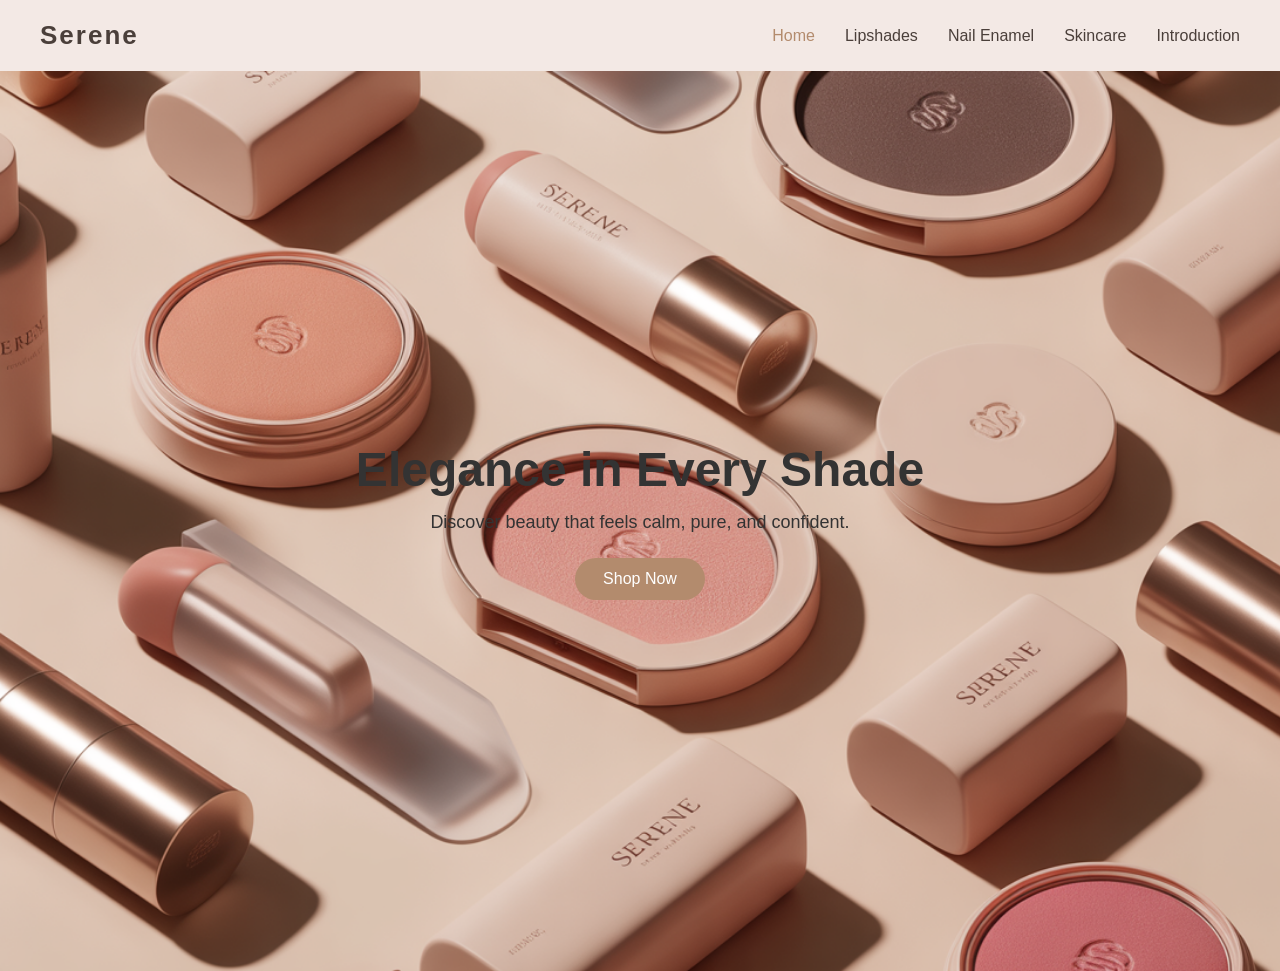
<file: index.html>
<!DOCTYPE html>
<html>
<head>
  <title>Serene | Makeup Brand</title>
  <link rel="stylesheet" href="style.css">
</head>
<body>
  <nav class="navbar">
    <div class="logo">Serene</div>
    <ul class="nav-links">
      <li><a href="index.html" class="active">Home</a></li>
      <li><a href="lipshades.html">Lipshades</a></li>
      <li><a href="nail.html">Nail Enamel</a></li>
      <li><a href="skincare.html">Skincare</a></li>
      <li><a href="intro.html">Introduction</a></li>
    </ul>
  </nav>
  <section class="hero">
    <h1>   Elegance in Every Shade </h1>
    <p>Discover beauty that feels calm, pure, and confident.</p>
    <button>Shop Now</button>
  </section>

</body>
</html>
</file>
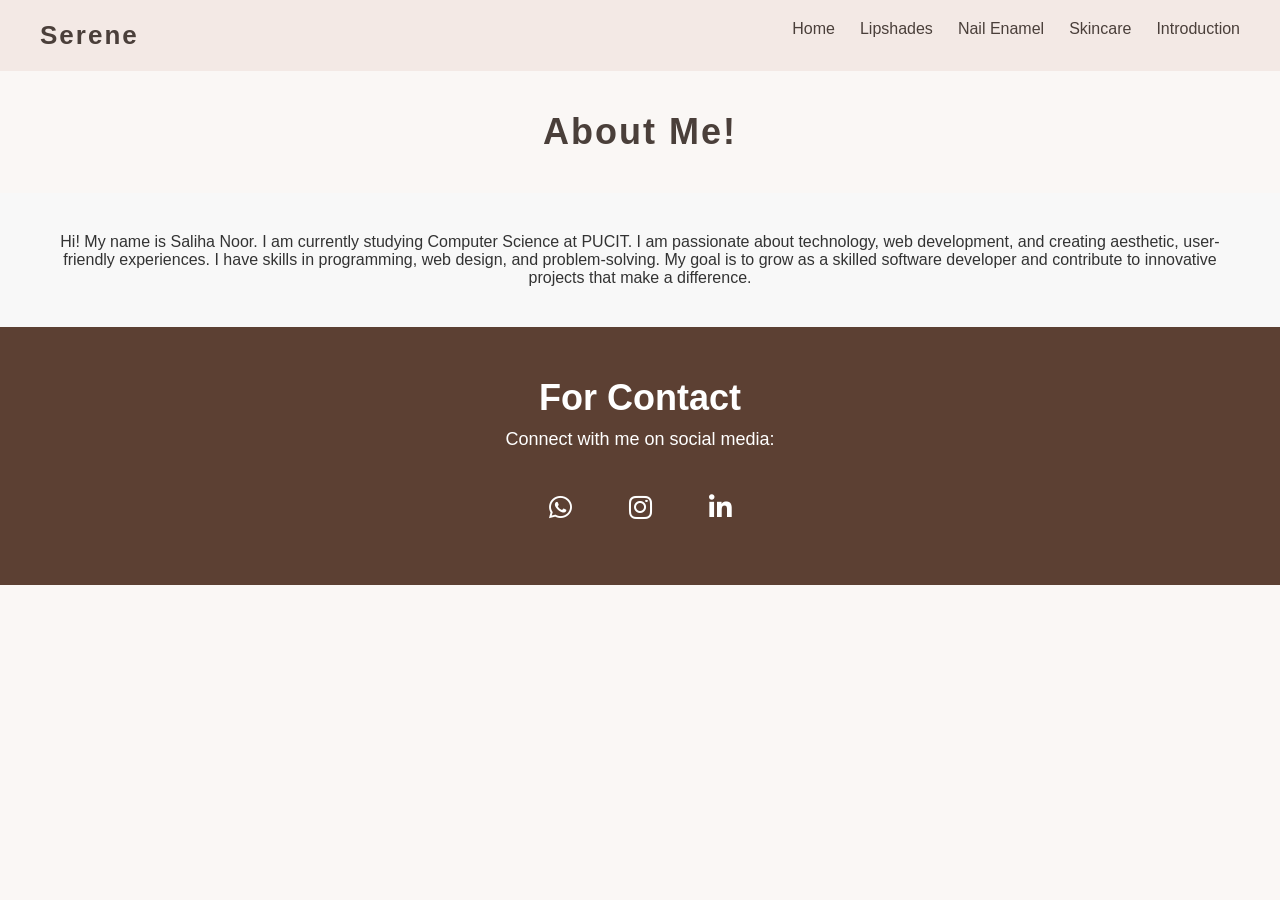
<file: intro.html>
<html>
<head>
  <title>Serene | Introduction</title>
  <link rel="stylesheet" href="intro.css">
  <link
    rel="stylesheet"
    href="https://cdnjs.cloudflare.com/ajax/libs/font-awesome/6.5.1/css/all.min.css"
  >
</head>
<body>

<nav class="navbar">
  <div class="logo">Serene</div>
  <ul class="nav-links">
    <li><a href="index.html">Home</a></li>
    <li><a href="lipshades.html">Lipshades</a></li>
    <li><a href="nail.html">Nail Enamel</a></li>
    <li><a href="skincare.html">Skincare</a></li>
    <li><a href="intro.html">Introduction</a></li>
  </ul>
</nav>
<h2 class="page-title">About Me!</h2>
<div class="card">
    <p>
    Hi! My name is Saliha Noor. I am currently studying Computer Science at PUCIT. 
    I am passionate about technology, web development, and creating aesthetic, user-friendly experiences. 
    I have skills in programming, web design, and problem-solving. 
    My goal is to grow as a skilled software developer and contribute to innovative projects that make a difference.
  </p>
</div>
<div id="contact">
  <h2>For Contact</h2>
  <p>Connect with me on social media:</p>
  <div class="social-icons">
  <a href="https://wa.me/923003412147" target="_blank">
    <i class="fab fa-whatsapp"></i>
  </a>
  <a href="https://www.instagram.com/salihanoorao" target="_blank">
    <i class="fab fa-instagram"></i>
  </a>

  <a href="https://www.linkedin.com/in/Saliha Noor" target="_blank">
    <i class="fab fa-linkedin-in"></i>
  </a>
  </div>
</div>
</file>
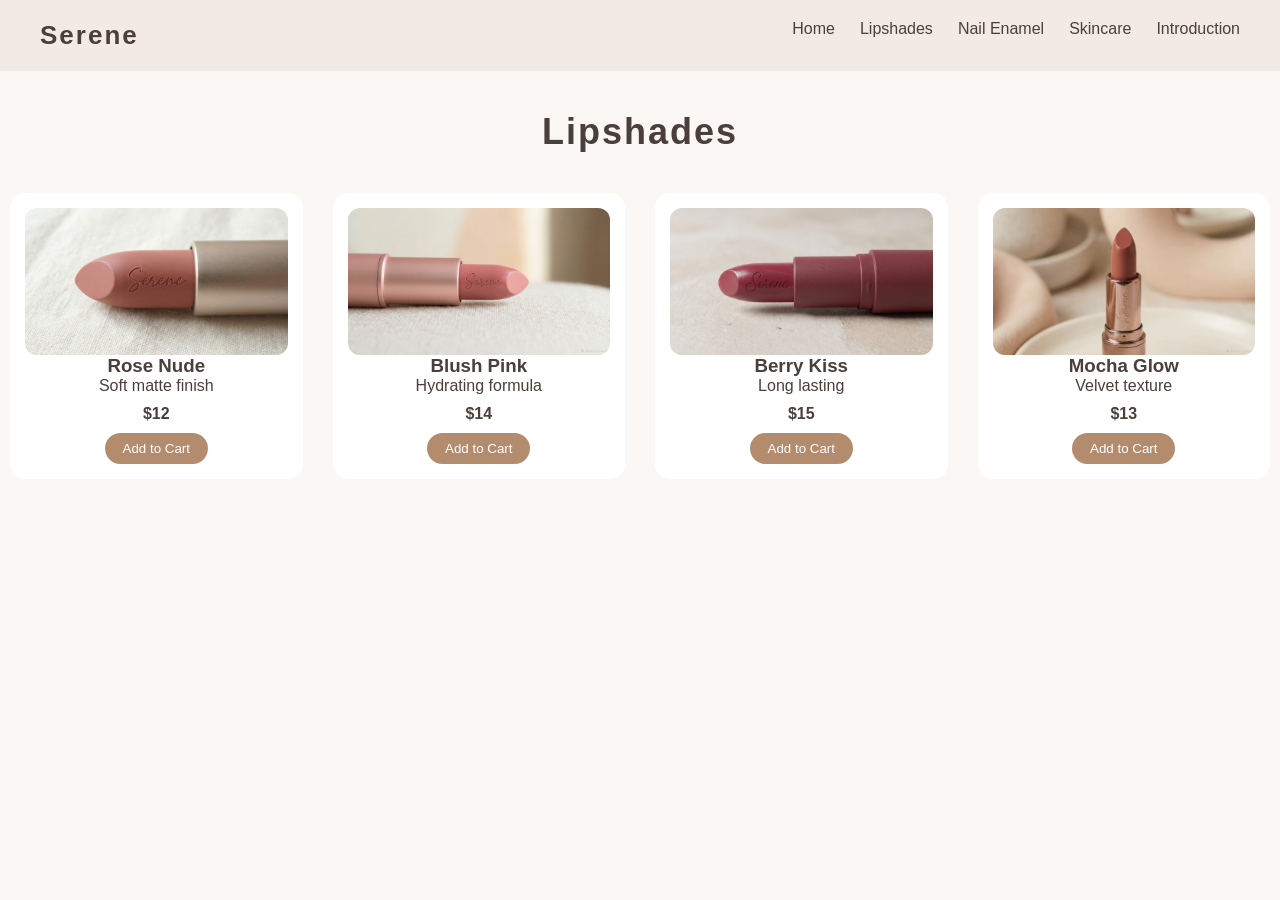
<file: lipshades.html>
<html>
<head>
  <title>Serene | Lipshades</title>
  <link rel="stylesheet" href="lipshades.css">
</head>
<body>

<nav class="navbar">
  <div class="logo">Serene</div>
  <ul class="nav-links">
    <li><a href="index.html">Home</a></li>
    <li><a href="lipshades.html">Lipshades</a></li>
    <li><a href="nail.html">Nail Enamel</a></li>
    <li><a href="skincare.html">Skincare</a></li>
    <li><a href="intro.html">Introduction</a></li>
  </ul>
</nav>

<h2 class="page-title">Lipshades</h2>

<section class="products">
  <div class="card">
    <img src="Rose Nude.jpg">
    <h3>Rose Nude</h3>
    <p>Soft matte finish</p>
    <span>$12</span>
    <button>Add to Cart</button>
  </div>

  <div class="card">
    <img src="Blush Pink.jpg">
    <h3>Blush Pink</h3>
    <p>Hydrating formula</p>
    <span>$14</span>
    <button>Add to Cart</button>
  </div>

  <div class="card">
    <img src="Berry kiss.jpg">
    <h3>Berry Kiss</h3>
    <p>Long lasting</p>
    <span>$15</span>
    <button>Add to Cart</button>
  </div>

  <div class="card">
    <img src="Mocha Glow.jpg">
    <h3>Mocha Glow</h3>
    <p>Velvet texture</p>
    <span>$13</span>
    <button>Add to Cart</button>
  </div>
</section>

</body>

</html>
</file>
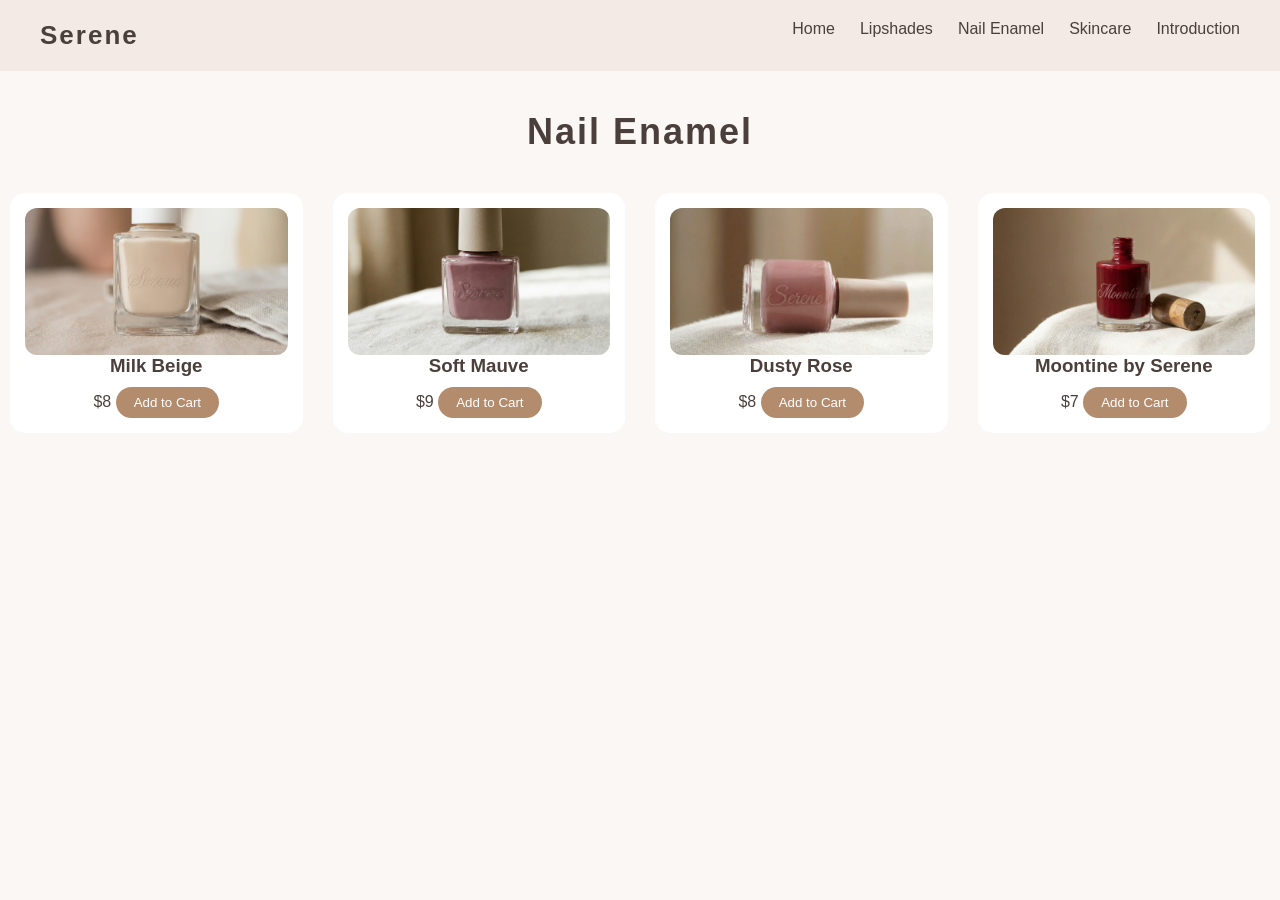
<file: nail.html>
<html>
<head>
  <title>Serene | Nail Enamel</title>
  <link rel="stylesheet" href="nail.css">
</head>
<body>

<nav class="navbar">
  <div class="logo">Serene</div>
  <ul class="nav-links">
    <li><a href="index.html">Home</a></li>
    <li><a href="lipshades.html">Lipshades</a></li>
    <li><a href="nail.html">Nail Enamel</a></li>
    <li><a href="skincare.html">Skincare</a></li>
    <li><a href="intro.html">Introduction</a></li>
  </ul>
</nav>

<h2 class="page-title">Nail Enamel</h2>

<section class="products">
  <div class="card">
    <img src="Milk Beige.jpg">
    <h3>Milk Beige</h3>
    <span>$8</span>
    <button>Add to Cart</button>
  </div>

  <div class="card">
    <img src="Soft Muave.jpg">
    <h3>Soft Mauve</h3>
    <span>$9</span>
    <button>Add to Cart</button>
  </div>

  <div class="card">
    <img src="Dusty Rose.jpg">
    <h3>Dusty Rose</h3>
    <span>$8</span>
    <button>Add to Cart</button>
  </div>

  <div class="card">
    <img src="Moon.jpg">
    <h3>Moontine by Serene</h3>
    <span>$7</span>
    <button>Add to Cart</button>
  </div>
</section>

</body>

</html>
</file>
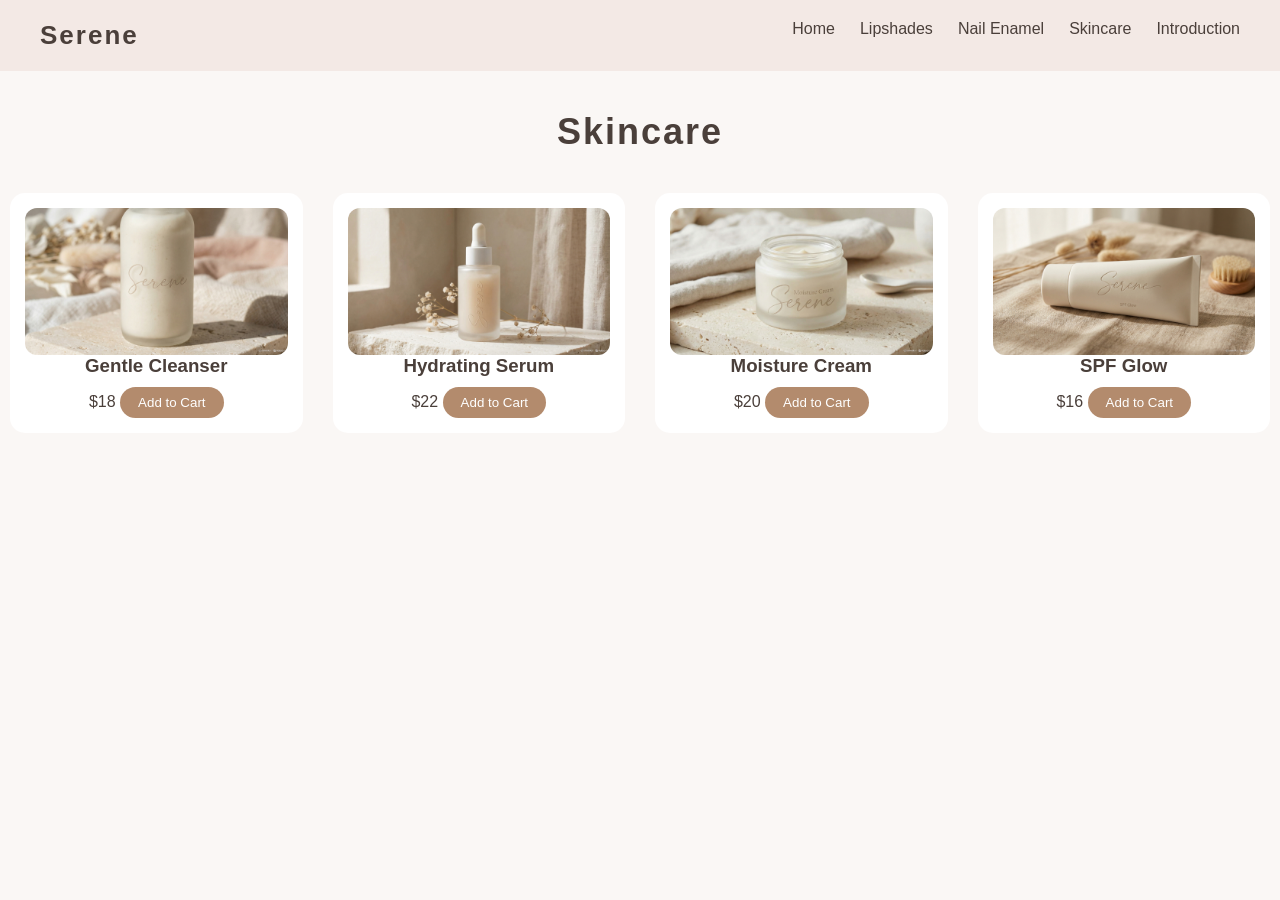
<file: skincare.html>
<html>
<head>
  <title>Serene | Skincare</title>
  <link rel="stylesheet" href="skincare.css">
</head>
<body>

<nav class="navbar">
  <div class="logo">Serene</div>
  <ul class="nav-links">
    <li><a href="index.html">Home</a></li>
    <li><a href="lipshades.html">Lipshades</a></li>
    <li><a href="nail.html">Nail Enamel</a></li>
    <li><a href="skincare.html">Skincare</a></li>
    <li><a href="intro.html">Introduction</a></li>
  </ul>
</nav>

<h2 class="page-title">Skincare</h2>

<section class="products">
  <div class="card">
    <img src="Gentle Cleanser.jpg">
    <h3>Gentle Cleanser</h3>
    <span>$18</span>
    <button>Add to Cart</button>
  </div>

  <div class="card">
    <img src="Serum.jpg">
    <h3>Hydrating Serum</h3>
    <span>$22</span>
    <button>Add to Cart</button>
  </div>

  <div class="card">
    <img src="Moisture cream.jpg">
    <h3>Moisture Cream</h3>
    <span>$20</span>
    <button>Add to Cart</button>
  </div>

  <div class="card">
    <img src="SPF.jpg">
    <h3>SPF Glow</h3>
    <span>$16</span>
    <button>Add to Cart</button>
  </div>
</section>

</body>

</html>
</file>
<file: style.css>
* {
  margin: 0;
  padding: 0;
  box-sizing: border-box;
}
body {
  font-family: 'Segoe UI', sans-serif;
   font-family: 'Trebuchet MS', 'Lucida Sans Unicode', 'Lucida Grande', 'Lucida Sans', Arial, sans-serif;
  background-color: #faf7f5;
  color: #4a3f3a;
}
.navbar {
  display: flex;
  justify-content: space-between;
  align-items: center;
  padding: 20px 40px;
  background-color: #f3e9e5;
}
.logo {
  font-size: 26px;
  font-weight: bold;
  letter-spacing: 2px;

}
.nav-links {
  list-style: none;
  display: flex;
}
.nav-links li {
  margin-left: 30px;
}
.nav-links a {
  text-decoration: none;
  color: #4a3f3a;
  font-size: 16px;
  transition: color 0.3s;
}
.nav-links a:hover,
.nav-links .active {
  color: #b38b6d;
}
.hero {
  background-image:url("makeup.jpg");
  background-size: cover;
  background-repeat: no-repeat;
  height: 100vh;
  display: flex;
  flex-direction: column;
  justify-content: center;
  align-items: center;
  text-align: center;
}

.hero h1 {
  text-align: center;
  font-size: 48px;
  margin-bottom: 15px;
  color: #333333;
}

.hero p {
  font-size: 18px;
  margin-bottom: 25px;
  max-width: 500px;
  color: #333333;
}
.hero button {
  font-family: 'Lucida Sans', 'Lucida Sans Regular', 'Lucida Grande', 'Lucida Sans Unicode', Geneva, Verdana, sans-serif;
  padding: 12px 28px;
  font-size: 16px;
  border: none;
  background-color: #b38b6d;
  color: white;
  cursor: pointer;
  border-radius: 25px;
  transition: background 0.3s;
}
.hero button:hover {
  background-color: #9c735a;
}
@media (max-width: 768px) {
  .navbar {
    flex-direction: column;
  }

  .nav-links {
    margin-top: 10px;
  }

  .nav-links li {
    margin: 10px;
  }

}
</file>
<file: intro.css>
* {
  margin: 0;
  padding: 0;
  box-sizing: border-box;
}

body {
  font-family: 'Trebuchet MS', 'Lucida Sans Unicode', 'Lucida Grande', 'Lucida Sans', Arial, sans-serif;
  background-color: #faf7f5;
  color: #4a3f3a;
}

.navbar {
  background-color: #f3e9e5;
  padding: 20px 40px;
  display: flex;
  justify-content: space-between;
}

.logo {
  font-size: 26px;
  font-weight: bold;
  letter-spacing: 2px;
}

.nav-links {
  list-style: none;
  display: flex;
}

.nav-links li {
  margin-left: 25px;
}

.nav-links a {
  text-decoration: none;
  color: inherit;
}
.nav-links a:hover,
.nav-links .active {
  color: #b38b6d;
}
.page-title {
  text-align: center;
  margin: 40px 0;
  font-size: 36px;
  letter-spacing: 2px;
}
.card{
text-align:center;
 padding: 40px; 
 background-color: #f8f8f8; 
 color: #333;
}
#contact {
  background-color: #5C4033; 
  color: #fff;
  text-align: center;
  padding: 50px 20px;
  font-family: Arial, sans-serif;
}

#contact h2 {
  font-size: 36px;
  margin-bottom: 10px;
}

#contact p {
  font-size: 18px;
  margin-bottom: 30px;
}
.social-icons {
  margin-top: 25px;
  display: flex;
  justify-content: center;
  gap: 25px;
}

.social-icons a {
  width: 55px;
  height: 55px;
  border-radius: 50%;
  display: flex;
  align-items: center;
  justify-content: center;
  font-size: 26px;
  color: white;
  text-decoration: none;
  transition: transform 0.3s ease, box-shadow 0.3s ease;
}
.social-icons .whatsapp {
  background-color: #25D366;
}

.social-icons .instagram {
  background: radial-gradient(circle at 30% 110%,
    #fdf497, #fdf497, #fd5949, #d6249f, #285AEB);
}

.social-icons .linkedin {
  background-color: #0A66C2;
}
.social-icons a:hover {
  transform: translatey(-5px) scale(1.1);
  box-shadow: 0 8px 15px rgba(0, 0, 0, 0.25);
}
</file>
<file: lipshades.css>
* {
  margin: 0;
  padding: 0;
  box-sizing: border-box;
}
body {
  font-family: 'Trebuchet MS', 'Lucida Sans Unicode', 'Lucida Grande', 'Lucida Sans', Arial, sans-serif;
  background-color: #faf7f5;
  color: #4a3f3a;

}
.navbar {
  background-color: #f3e9e5;
  padding: 20px 40px;
  display: flex;
  justify-content: space-between;
}
.logo {
  font-size: 26px;
  font-weight: bold;
  letter-spacing: 2px;
}
.nav-links {
  list-style: none;
  display: flex;
}
.nav-links li {
  margin-left: 25px;
}
.nav-links a {
  text-decoration: none;
  color: inherit;
}
.page-title {
  font-family: 'Lucida Sans', 'Lucida Sans Regular', 'Lucida Grande', 'Lucida Sans Unicode', Geneva, Verdana, sans-serif;
  text-align: center;
  margin: 40px 0;
  font-size: 36px;
  letter-spacing: 2px;
}
.products { 
  display: grid;
  grid-template-columns: repeat(auto-fit, minmax(220px, 1fr));
  gap: 30px;
  padding: 0 10px 40px;
}
.card {
  background-color: white;
  padding: 15px;
  border-radius: 15px;
  text-align: center;
}
.card img {
  width: 100%;
  border-radius: 12px;
}
.card span {
  display: block;
  margin: 10px 0;
  font-weight: bold;
}
.card button {
  border: none;
  padding: 8px 18px;
  border-radius: 20px;
  background-color: #b38b6d;
  color: white;
}
@media (prefers-color-scheme: dark) {
 body {
    background-color: #1e1e1e;
    color: #e6e6e6;
  }
.navbar {
    background-color: #2a2a2a;
  }
 .card {
    background-color: #2f2f2f;
  }
}
</file>
<file: nail.css>
* {
  margin: 0;
  padding: 0;
  box-sizing: border-box;
}

body {
  font-family: 'Trebuchet MS', 'Lucida Sans Unicode', 'Lucida Grande', 'Lucida Sans', Arial, sans-serif;
  background-color: #faf7f5;
  color: #4a3f3a;
}

.navbar {
  background-color: #f3e9e5;
  padding: 20px 40px;
  display: flex;
  justify-content: space-between;
}

.logo {
  font-size: 26px;
  font-weight: bold;
  letter-spacing: 2px;
}

.nav-links {
  list-style: none;
  display: flex;
}

.nav-links li {
  margin-left: 25px;
}

.nav-links a {
  text-decoration: none;
  color: inherit;
}

.page-title {
  text-align: center;
  margin: 40px 0;
  font-size: 36px;
  letter-spacing: 2px;
}

.products {
  display: grid;
  grid-template-columns: repeat(4, 1fr);
  gap: 30px;
  padding: 0 10px 40px;
}

.card {
  background-color: white;
  border-radius: 15px;
  padding: 15px;
  text-align: center;
}

.card img {
  width: 100%;
  border-radius: 12px;
}

.card button {
  margin-top: 10px;
  padding: 8px 18px;
  border: none;
  border-radius: 20px;
  background-color: #b38b6d;
  color: white;
}
@media (prefers-color-scheme: dark) {
  body {
    background-color: #1e1e1e;
    color: #e6e6e6;
  }

  .navbar {
    background-color: #2a2a2a;
  }

  .card {
    background-color: #2f2f2f;
  }
}
</file>
<file: skincare.css>
* {
  margin: 0;
  padding: 0;
  box-sizing: border-box;
}

body {
  font-family: 'Trebuchet MS', 'Lucida Sans Unicode', 'Lucida Grande', 'Lucida Sans', Arial, sans-serif;
  background-color: #faf7f5;
  color: #4a3f3a;
}

.navbar {
  background-color: #f3e9e5;
  padding: 20px 40px;
  display: flex;
  justify-content: space-between;
}

.logo {
  font-size: 26px;
  font-weight: bold;
  letter-spacing: 2px;
}

.nav-links {
  list-style: none;
  display: flex;
}

.nav-links li {
  margin-left: 25px;
}

.nav-links a {
  text-decoration: none;
  color: inherit;
}

.page-title {
  text-align: center;
  margin: 40px 0;
  font-size: 36px;
  letter-spacing: 2px;
}

.products {
  display: grid;
  grid-template-columns: repeat(auto-fit, minmax(220px, 1fr));
  gap: 30px;
  padding: 0 10px 40px;
}

.card {
  background-color: white;
  padding: 15px;
  border-radius: 15px;
  text-align: center;
}

.card img {
  height: auto;
  width: 100%;
  border-radius: 12px;
}

.card button {
  margin-top: 10px;
  padding: 8px 18px;
  border: none;
  border-radius: 20px;
  background-color: #b38b6d;
  color: white;
}
@media (prefers-color-scheme: dark) {
  body {
    background-color: #1e1e1e;
    color: #e6e6e6;
  }

  .navbar {
    background-color: #2a2a2a;
  }

  .card {
    background-color: #2f2f2f;
  }
}
</file>
